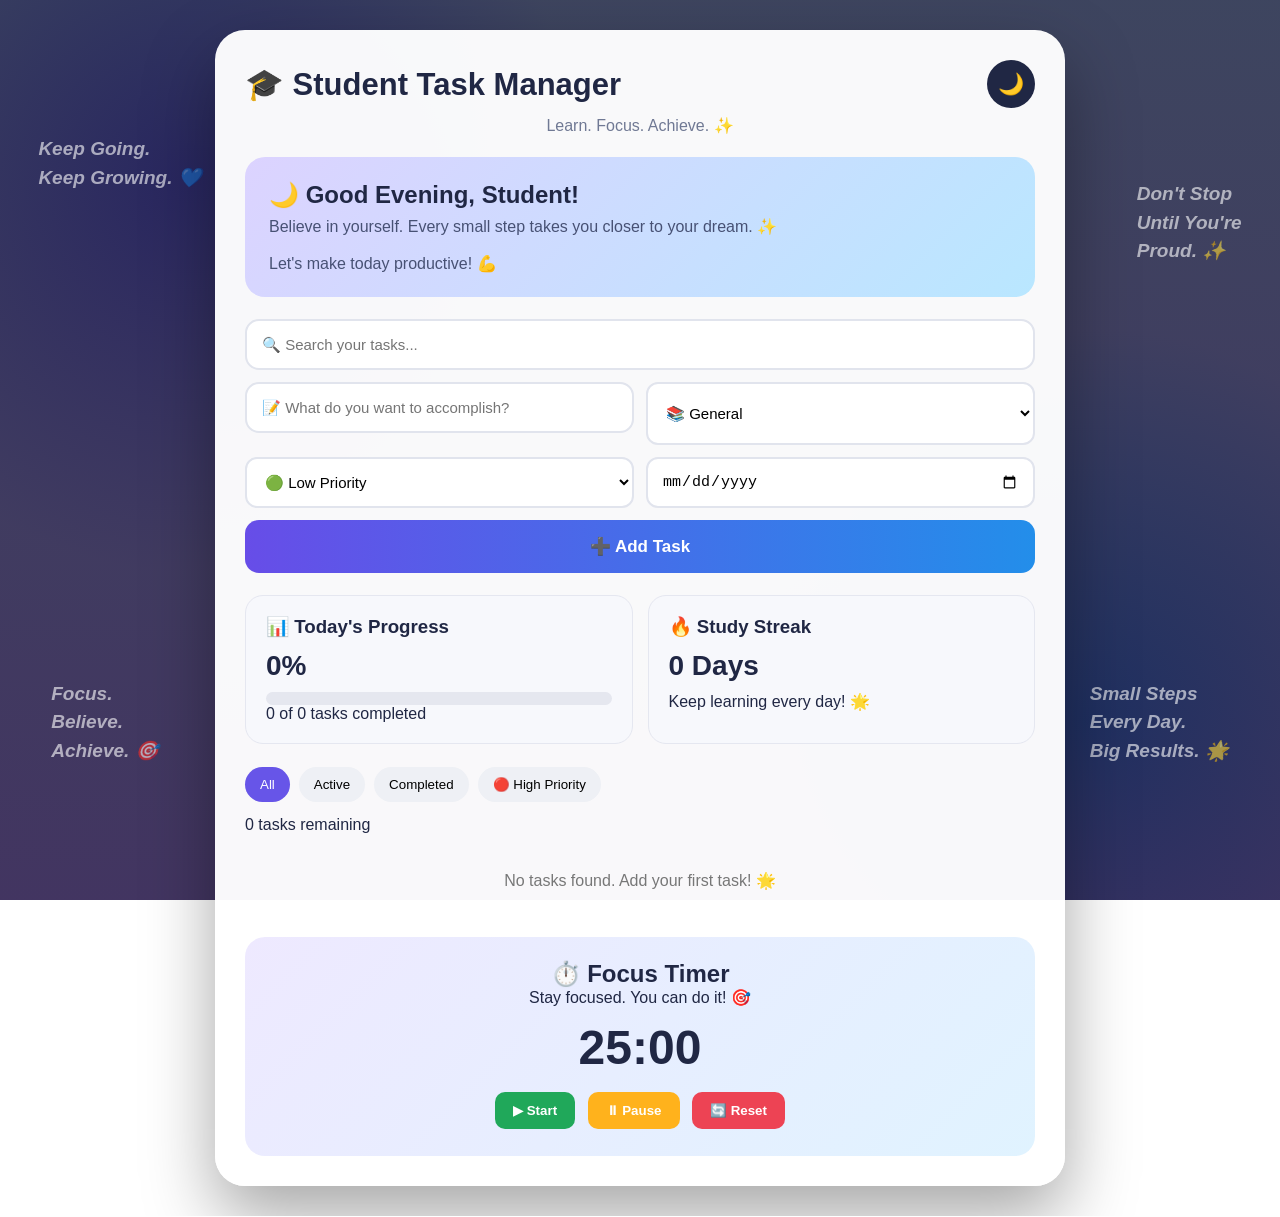
<file: index.html>
<!DOCTYPE html>
<html lang="en">
<head>
<meta charset="UTF-8">
<meta name="viewport" content="width=device-width, initial-scale=1.0">
<title>Student Task Manager</title>

<style>
*{box-sizing:border-box;margin:0;padding:0}
body{
  min-height:100vh;padding:30px 15px;color:#202744;
  font-family:"Segoe UI",Arial,sans-serif;
  background:
    linear-gradient(rgba(19,28,60,.82),rgba(40,25,75,.88)),
    radial-gradient(circle at 15% 20%,#7c5cff,transparent 30%),
    radial-gradient(circle at 85% 80%,#00bfff,transparent 30%);
  background-attachment:fixed;transition:.3s;
}
.quote{position:fixed;color:rgba(255,255,255,.6);font-size:19px;font-style:italic;font-weight:600;line-height:1.5;max-width:170px;z-index:-1}
.q1{left:3%;top:15%}.q2{right:3%;top:20%}.q3{left:4%;bottom:15%}.q4{right:4%;bottom:15%}

.container{
  max-width:850px;margin:auto;background:rgba(255,255,255,.97);
  padding:30px;border-radius:30px;box-shadow:0 30px 70px rgba(0,0,0,.35);
}
.header{display:flex;justify-content:space-between;align-items:center}
h1{font-size:31px;color:#202744}
.subtitle{text-align:center;color:#707994;margin:8px 0 22px}
#darkModeBtn{border:0;width:48px;height:48px;border-radius:50%;background:#202744;color:white;font-size:21px;cursor:pointer}
.welcome{padding:24px;border-radius:20px;background:linear-gradient(135deg,#dcd3ff,#b9e7ff);margin-bottom:22px}
.welcome h2{margin-bottom:8px}.welcome p{color:#475174}
input,select{font-size:15px;outline:none}
#searchInput,#taskInput{
  width:100%;padding:15px;border:2px solid #e1e4ed;border-radius:14px;margin-bottom:12px
}
.input-area{display:grid;grid-template-columns:1fr 1fr;gap:12px}
select,input[type=date]{padding:14px;border:2px solid #e1e4ed;border-radius:12px;background:white}
#addBtn{grid-column:span 2;padding:16px;border:0;border-radius:14px;color:white;font-size:17px;font-weight:bold;cursor:pointer;background:linear-gradient(90deg,#674de8,#238eea)}
#addBtn:hover{transform:translateY(-2px)}
.dashboard{display:grid;grid-template-columns:1fr 1fr;gap:15px;margin-top:22px}
.dashboard-card{padding:20px;border-radius:18px;background:#f7f8fc;border:1px solid #e5e7f0}
.dashboard-card h3{margin-bottom:12px}.big-number{font-size:28px;font-weight:bold;margin-bottom:10px}
.progress-container{height:13px;background:#e5e7ef;border-radius:20px;overflow:hidden}
#progressBar{height:100%;width:0;background:linear-gradient(90deg,#6755e8,#2398ec);transition:.5s}
.alert{display:none;padding:14px;margin-top:18px;border-radius:14px;background:#fff3cd;color:#725500;font-weight:bold}
.filters{display:flex;gap:9px;flex-wrap:wrap;margin:23px 0 14px}
.filter-btn{padding:10px 15px;border:0;border-radius:20px;background:#eef0f5;cursor:pointer}
.filter-btn.active{background:#6755e8;color:white}
#taskList{list-style:none;margin-top:12px}
.task-card{display:flex;justify-content:space-between;align-items:center;gap:15px;padding:18px;margin-bottom:12px;border-radius:18px;background:#fafbfe;border:1px solid #e6e8ef;transition:.3s}
.task-card:hover{transform:translateY(-2px);box-shadow:0 8px 20px rgba(0,0,0,.08)}
.task-title{font-size:17px;font-weight:bold;margin-bottom:7px}
.completed .task-title{text-decoration:line-through;color:#999}
.task-details{font-size:13px;color:#69718b}
.priority{display:inline-block;padding:4px 8px;border-radius:8px;margin-right:5px}
.high{background:#ffdede;color:#d10000}.medium{background:#fff1bd;color:#856500}.low{background:#d9f6e4;color:#17733c}
.overdue{color:#d10000;font-weight:bold}
.task-buttons{display:flex;gap:7px}
.complete-btn,.delete-btn{border:0;padding:9px 12px;border-radius:10px;color:white;cursor:pointer}
.complete-btn{background:#20a85a}.delete-btn{background:#ed4354}
.streak{text-align:center;padding:18px;margin-top:18px;border-radius:18px;background:linear-gradient(135deg,#fff0c4,#ffe0a5)}
#streakCount{font-size:28px;font-weight:bold}
.timer{margin-top:22px;padding:23px;text-align:center;border-radius:20px;background:linear-gradient(135deg,#eee9ff,#e0f3ff)}
#timerDisplay{font-size:48px;font-weight:bold;margin:13px}
.timer button{border:0;padding:11px 18px;margin:4px;border-radius:10px;cursor:pointer;font-weight:bold}
.start{background:#20a85a;color:white}.pause{background:#ffb21c;color:white}.reset{background:#ed4354;color:white}
#celebration{display:none;text-align:center;padding:23px;margin-top:18px;border-radius:20px;background:linear-gradient(135deg,#d5ffd9,#bdeaff);animation:pop .5s}
@keyframes pop{from{transform:scale(.8)}to{transform:scale(1)}}

body.dark{background:linear-gradient(135deg,#080d1d,#18213d)}
body.dark .container{background:rgba(25,30,50,.97);color:white}
body.dark h1{color:white}body.dark .subtitle{color:#b8bfd5}
body.dark .dashboard-card,body.dark .task-card{background:#252b42;border-color:#3b435e}
body.dark #searchInput,body.dark #taskInput,body.dark select,body.dark input[type=date]{background:#252b42;color:white;border-color:#454e6b}
body.dark .task-details{color:#b5bdd3}

@media(max-width:700px){
  body{padding:12px 7px}.container{padding:20px 14px}
  h1{font-size:23px}.input-area,.dashboard{grid-template-columns:1fr}
  #addBtn{grid-column:span 1}.task-card{flex-direction:column;align-items:stretch}
  .task-buttons{justify-content:flex-end}.quote{display:none}
}
</style>
</head>

<body>

<div class="quote q1">Keep Going.<br>Keep Growing. 💙</div>
<div class="quote q2">Don't Stop<br>Until You're<br>Proud. ✨</div>
<div class="quote q3">Focus.<br>Believe.<br>Achieve. 🎯</div>
<div class="quote q4">Small Steps<br>Every Day.<br>Big Results. 🌟</div>

<div class="container">

<div class="header">
  <h1>🎓 Student Task Manager</h1>
  <button id="darkModeBtn" onclick="toggleDarkMode()">🌙</button>
</div>

<p class="subtitle">Learn. Focus. Achieve. ✨</p>

<div class="welcome">
  <h2 id="welcomeMessage">Welcome! 👋</h2>
  <p>Believe in yourself. Every small step takes you closer to your dream. ✨</p>
  <br>
  <p>Let's make today productive! 💪</p>
</div>

<input id="searchInput" type="text" placeholder="🔍 Search your tasks..." oninput="displayTasks()">

<div class="input-area">
  <input id="taskInput" type="text" placeholder="📝 What do you want to accomplish?">

  <select id="subjectInput">
    <option value="General">📚 General</option>
    <option value="Python">🐍 Python</option>
    <option value="Maths">📐 Maths</option>
    <option value="English">📖 English</option>
    <option value="Physics">⚡ Physics</option>
    <option value="Project">💻 Project</option>
  </select>

  <select id="priorityInput">
    <option value="Low">🟢 Low Priority</option>
    <option value="Medium">🟡 Medium Priority</option>
    <option value="High">🔴 High Priority</option>
  </select>

  <input type="date" id="dueDateInput">

  <button id="addBtn" onclick="addTask()">➕ Add Task</button>
</div>

<div class="dashboard">

  <div class="dashboard-card">
    <h3>📊 Today's Progress</h3>
    <div class="big-number" id="progressText">0%</div>
    <div class="progress-container"><div id="progressBar"></div></div>
    <p id="taskProgressText">0 of 0 tasks completed</p>
  </div>

  <div class="dashboard-card">
    <h3>🔥 Study Streak</h3>
    <div class="big-number"><span id="streakCount">0</span> Days</div>
    <p>Keep learning every day! 🌟</p>
  </div>

</div>

<div id="dueAlert" class="alert">🔔 You have tasks that need your attention!</div>

<div class="filters">
  <button class="filter-btn active" onclick="setFilter('all',this)">All</button>
  <button class="filter-btn" onclick="setFilter('active',this)">Active</button>
  <button class="filter-btn" onclick="setFilter('completed',this)">Completed</button>
  <button class="filter-btn" onclick="setFilter('high',this)">🔴 High Priority</button>
</div>

<p id="taskCounter">0 tasks remaining</p>

<ul id="taskList"></ul>

<div id="celebration">
  <h2>🎉 Amazing Work! 🎉</h2><br>
  <p>You completed all your tasks!</p>
  <p>Keep up the great work! 💪🌟</p>
</div>

<div class="timer">
  <h2>⏱️ Focus Timer</h2>
  <p>Stay focused. You can do it! 🎯</p>
  <div id="timerDisplay">25:00</div>
  <button class="start" onclick="startTimer()">▶ Start</button>
  <button class="pause" onclick="pauseTimer()">⏸ Pause</button>
  <button class="reset" onclick="resetTimer()">🔄 Reset</button>
</div>

</div>

<script>
let tasks = JSON.parse(localStorage.getItem("studentTasks")) || [];
let currentFilter = "all";
let timerSeconds = 1500;
let timerInterval = null;

function setWelcomeMessage(){
  const hour = new Date().getHours();
  let message = hour < 12 ? "☀️ Good Morning, Student!" :
                hour < 17 ? "🌤️ Good Afternoon, Student!" :
                "🌙 Good Evening, Student!";
  document.getElementById("welcomeMessage").textContent = message;
}

function saveTasks(){
  localStorage.setItem("studentTasks", JSON.stringify(tasks));
}

function addTask(){
  const input = document.getElementById("taskInput");
  const text = input.value.trim();

  if(!text){
    alert("Please enter a task!");
    return;
  }

  tasks.push({
    id: Date.now(),
    text,
    subject: document.getElementById("subjectInput").value,
    priority: document.getElementById("priorityInput").value,
    dueDate: document.getElementById("dueDateInput").value,
    completed:false
  });

  saveTasks();
  input.value = "";
  document.getElementById("dueDateInput").value = "";
  displayTasks();
}

function displayTasks(){
  const list = document.getElementById("taskList");
  const search = document.getElementById("searchInput").value.toLowerCase();
  list.innerHTML = "";

  const filtered = tasks.filter(task => {
    const matchSearch = task.text.toLowerCase().includes(search);
    if(currentFilter === "active") return !task.completed && matchSearch;
    if(currentFilter === "completed") return task.completed && matchSearch;
    if(currentFilter === "high") return task.priority === "High" && matchSearch;
    return matchSearch;
  });

  if(filtered.length === 0){
    list.innerHTML = "<li style='text-align:center;padding:25px;color:#777'>No tasks found. Add your first task! 🌟</li>";
  }

  filtered.forEach(task => {
    const li = document.createElement("li");
    li.className = "task-card" + (task.completed ? " completed" : "");

    let dueText = "No deadline";
    let overdue = false;

    if(task.dueDate){
      const today = new Date();
      today.setHours(0,0,0,0);
      const due = new Date(task.dueDate + "T00:00:00");

      if(due < today && !task.completed){
        overdue = true;
        dueText = "⚠️ Overdue";
      } else {
        dueText = "📅 Due: " + due.toLocaleDateString();
      }
    }

    li.innerHTML = `
      <div class="task-info">
        <div class="task-title">${escapeHTML(task.text)}</div>
        <div class="task-details">
          <span class="priority ${task.priority.toLowerCase()}">${task.priority}</span>
          📚 ${task.subject} &nbsp;|&nbsp;
          <span class="${overdue ? "overdue" : ""}">${dueText}</span>
        </div>
      </div>
      <div class="task-buttons">
        <button class="complete-btn" onclick="toggleTask(${task.id})">
          ${task.completed ? "↩ Undo" : "✓ Done"}
        </button>
        <button class="delete-btn" onclick="deleteTask(${task.id})">🗑 Delete</button>
      </div>
    `;

    list.appendChild(li);
  });

  updateDashboard();
}

function escapeHTML(text){
  const div = document.createElement("div");
  div.textContent = text;
  return div.innerHTML;
}

function toggleTask(id){
  tasks = tasks.map(task => {
    if(task.id === id){
      const completed = !task.completed;
      if(completed) recordStudyDay();
      return {...task, completed};
    }
    return task;
  });
  saveTasks();
  displayTasks();
}

function deleteTask(id){
  if(confirm("Delete this task?")){
    tasks = tasks.filter(task => task.id !== id);
    saveTasks();
    displayTasks();
  }
}

function setFilter(filter, button){
  currentFilter = filter;
  document.querySelectorAll(".filter-btn").forEach(btn => btn.classList.remove("active"));
  button.classList.add("active");
  displayTasks();
}

function updateDashboard(){
  const total = tasks.length;
  const completed = tasks.filter(task => task.completed).length;
  const remaining = total - completed;
  const percentage = total ? Math.round(completed / total * 100) : 0;

  document.getElementById("progressBar").style.width = percentage + "%";
  document.getElementById("progressText").textContent = percentage + "%";
  document.getElementById("taskProgressText").textContent = `${completed} of ${total} tasks completed`;
  document.getElementById("taskCounter").textContent =
    remaining + (remaining === 1 ? " task remaining" : " tasks remaining");

  document.getElementById("celebration").style.display =
    total > 0 && completed === total ? "block" : "none";

  updateDueAlert();
  updateStreak();
}

function updateDueAlert(){
  const today = new Date();
  today.setHours(0,0,0,0);

  const urgent = tasks.filter(task => {
    if(task.completed || !task.dueDate) return false;
    const due = new Date(task.dueDate + "T00:00:00");
    due.setHours(0,0,0,0);
    return due <= today;
  });

  const alertBox = document.getElementById("dueAlert");

  if(urgent.length){
    alertBox.style.display = "block";
    alertBox.textContent = `🔔 ${urgent.length} task(s) need your attention today!`;
  }else{
    alertBox.style.display = "none";
  }
}

function recordStudyDay(){
  const today = new Date().toISOString().split("T")[0];
  let studyDays = JSON.parse(localStorage.getItem("studyDays")) || [];

  if(!studyDays.includes(today)){
    studyDays.push(today);
    localStorage.setItem("studyDays", JSON.stringify(studyDays));
  }
}

function updateStreak(){
  let studyDays = JSON.parse(localStorage.getItem("studyDays")) || [];
  let streak = 0;
  let current = new Date();
  current.setHours(0,0,0,0);

  while(true){
    const date = current.toISOString().split("T")[0];
    if(studyDays.includes(date)){
      streak++;
      current.setDate(current.getDate() - 1);
    }else{
      break;
    }
  }

  document.getElementById("streakCount").textContent = streak;
}

function updateTimer(){
  const minutes = Math.floor(timerSeconds / 60);
  const seconds = timerSeconds % 60;
  document.getElementById("timerDisplay").textContent =
    String(minutes).padStart(2,"0") + ":" + String(seconds).padStart(2,"0");
}

function startTimer(){
  if(timerInterval !== null) return;

  timerInterval = setInterval(() => {
    if(timerSeconds > 0){
      timerSeconds--;
      updateTimer();
    }else{
      clearInterval(timerInterval);
      timerInterval = null;
      alert("🎉 Focus session complete! Take a short break.");
    }
  },1000);
}

function pauseTimer(){
  clearInterval(timerInterval);
  timerInterval = null;
}

function resetTimer(){
  pauseTimer();
  timerSeconds = 1500;
  updateTimer();
}

function toggleDarkMode(){
  document.body.classList.toggle("dark");
  const dark = document.body.classList.contains("dark");
  localStorage.setItem("darkMode", dark);
  document.getElementById("darkModeBtn").textContent = dark ? "☀️" : "🌙";
}

if(localStorage.getItem("darkMode") === "true"){
  document.body.classList.add("dark");
  document.getElementById("darkModeBtn").textContent = "☀️";
}

setWelcomeMessage();
updateTimer();
displayTasks();
</script>

</body>
</html>
</file>
